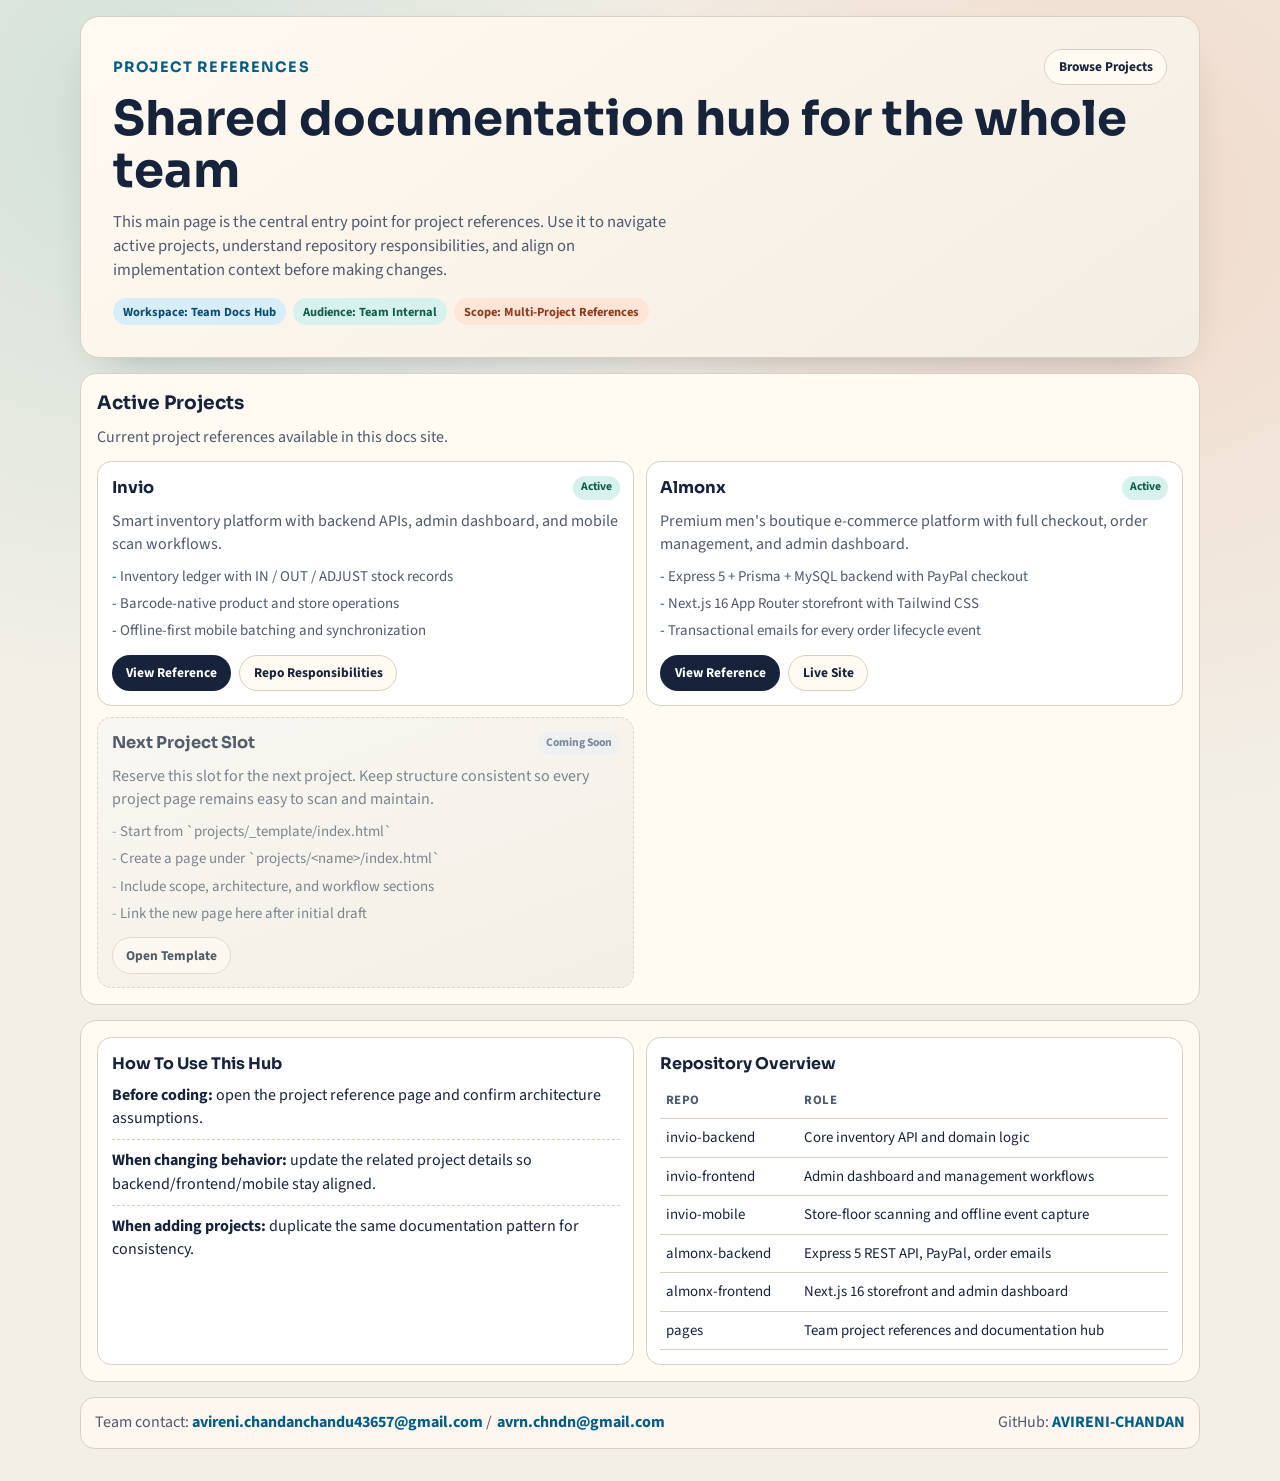
<file: index.html>
<!DOCTYPE html>
<html lang="en">

<head>
  <meta charset="UTF-8" />
  <meta name="viewport" content="width=device-width, initial-scale=1.0" />
  <title>Project References | Team Hub</title>
  <meta name="description"
    content="Shared project references hub for your team. Browse project details, repository responsibilities, and documentation notes." />
  <link rel="shortcut icon" href="logo.svg" type="image/svg+xml" />
  <link rel="stylesheet" href="styles.css" />
</head>

<body>
  <div class="shell">
    <header class="hero" data-reveal>
      <div class="topline">
        <span class="title">Project References</span>
        <a class="btn btn-sub" href="#active-projects">Browse Projects</a>
      </div>
      <h1>Shared documentation hub for the whole team</h1>
      <p>
        This main page is the central entry point for project references. Use it to
        navigate active projects, understand repository responsibilities, and align on
        implementation context before making changes.
      </p>
      <div class="chips">
        <span class="chip chip-blue">Workspace: Team Docs Hub</span>
        <span class="chip chip-green">Audience: Team Internal</span>
        <span class="chip chip-orange">Scope: Multi-Project References</span>
      </div>
    </header>

    <main>
      <section id="active-projects" class="section" data-reveal>
        <h2>Active Projects</h2>
        <p>Current project references available in this docs site.</p>
        <div class="projects">
          <article class="card">
            <div class="card-head">
              <h3>Invio</h3>
              <span class="badge badge-active">Active</span>
            </div>
            <p>
              Smart inventory platform with backend APIs, admin dashboard, and mobile
              scan workflows.
            </p>
            <ul class="detail-list">
              <li>Inventory ledger with IN / OUT / ADJUST stock records</li>
              <li>Barcode-native product and store operations</li>
              <li>Offline-first mobile batching and synchronization</li>
            </ul>
            <div class="actions">
              <a class="btn btn-main" href="/projects/invio/index.html">View Reference</a>
              <a class="btn btn-sub" href="/projects/invio/index.html#repo-map">
                Repo Responsibilities
              </a>
            </div>
          </article>

          <article class="card">
            <div class="card-head">
              <h3>Almonx</h3>
              <span class="badge badge-active">Active</span>
            </div>
            <p>
              Premium men's boutique e-commerce platform with full checkout,
              order management, and admin dashboard.
            </p>
            <ul class="detail-list">
              <li>Express 5 + Prisma + MySQL backend with PayPal checkout</li>
              <li>Next.js 16 App Router storefront with Tailwind CSS</li>
              <li>Transactional emails for every order lifecycle event</li>
            </ul>
            <div class="actions">
              <a class="btn btn-main" href="/projects/almonx/index.html">View Reference</a>
              <a class="btn btn-sub" href="https://almonx.in/" target="_blank" rel="noreferrer">Live Site</a>
            </div>
          </article>

          <article class="card card-upcoming">
            <div class="card-head">
              <h3>Next Project Slot</h3>
              <span class="badge badge-soon">Coming Soon</span>
            </div>
            <p>
              Reserve this slot for the next project. Keep structure consistent so every
              project page remains easy to scan and maintain.
            </p>
            <ul class="detail-list">
              <li>Start from `projects/_template/index.html`</li>
              <li>Create a page under `projects/&lt;name&gt;/index.html`</li>
              <li>Include scope, architecture, and workflow sections</li>
              <li>Link the new page here after initial draft</li>
            </ul>
            <div class="actions">
              <a class="btn btn-sub" href="/projects/_template/index.html">Open Template</a>
            </div>
          </article>
        </div>
      </section>

      <section class="section split" data-reveal>
        <article class="panel">
          <h3>How To Use This Hub</h3>
          <ul>
            <li>
              <span>Before coding:</span>
              open the project reference page and confirm architecture assumptions.
            </li>
            <li>
              <span>When changing behavior:</span>
              update the related project details so backend/frontend/mobile stay aligned.
            </li>
            <li>
              <span>When adding projects:</span>
              duplicate the same documentation pattern for consistency.
            </li>
          </ul>
        </article>

        <article class="panel">
          <h3>Repository Overview</h3>
          <table class="repo-table">
            <thead>
              <tr>
                <th>Repo</th>
                <th>Role</th>
              </tr>
            </thead>
            <tbody>
              <tr>
                <td>invio-backend</td>
                <td>Core inventory API and domain logic</td>
              </tr>
              <tr>
                <td>invio-frontend</td>
                <td>Admin dashboard and management workflows</td>
              </tr>
              <tr>
                <td>invio-mobile</td>
                <td>Store-floor scanning and offline event capture</td>
              </tr>
              <tr>
                <td>almonx-backend</td>
                <td>Express 5 REST API, PayPal, order emails</td>
              </tr>
              <tr>
                <td>almonx-frontend</td>
                <td>Next.js 16 storefront and admin dashboard</td>
              </tr>
              <tr>
                <td>pages</td>
                <td>Team project references and documentation hub</td>
              </tr>
            </tbody>
          </table>
        </article>
      </section>
    </main>

    <footer class="footer" data-reveal>
      <span>
        Team contact:
        <div class="mail-contacts">
          <div class="mail">
            <a href="mailto:avireni.chandanchandu43657@gmail.com">
              avireni.chandanchandu43657@gmail.com
            </a>
          </div>
          <div class="mail">
            <a href="mailto:avrn.chndn@gmail.com">
              avrn.chndn@gmail.com
            </a>
          </div>
        </div>
      </span>
      <span>
        GitHub:
        <a href="https://github.com/AVIRENI-CHANDAN" target="_blank" rel="noreferrer">
          AVIRENI-CHANDAN
        </a>
      </span>
    </footer>
  </div>

  <script>
    const observer = new IntersectionObserver(
      (entries) => {
        entries.forEach((entry) => {
          if (entry.isIntersecting) {
            entry.target.classList.add("show");
            observer.unobserve(entry.target);
          }
        });
      },
      { threshold: 0.2 }
    );

    document.querySelectorAll("[data-reveal]").forEach((el, index) => {
      el.style.transitionDelay = `${index * 60}ms`;
      observer.observe(el);
    });
  </script>
</body>

</html>
</file>
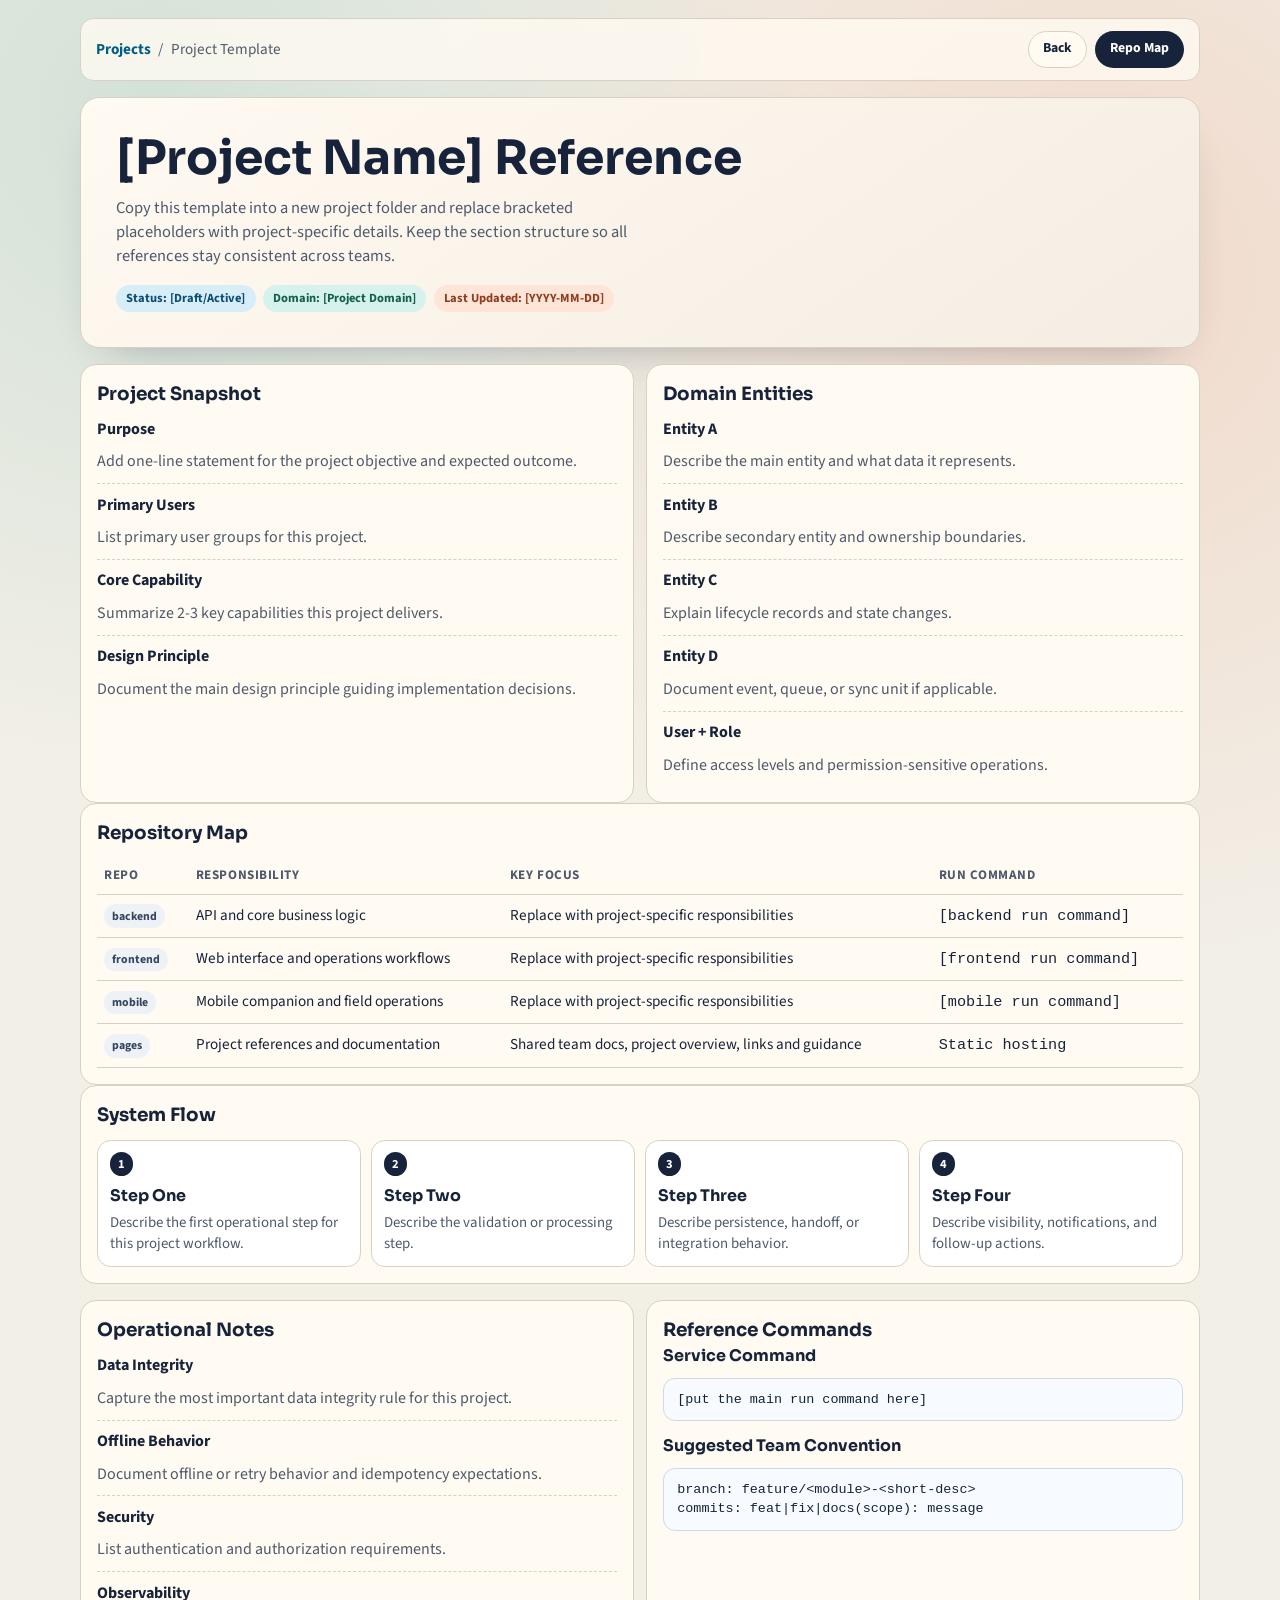
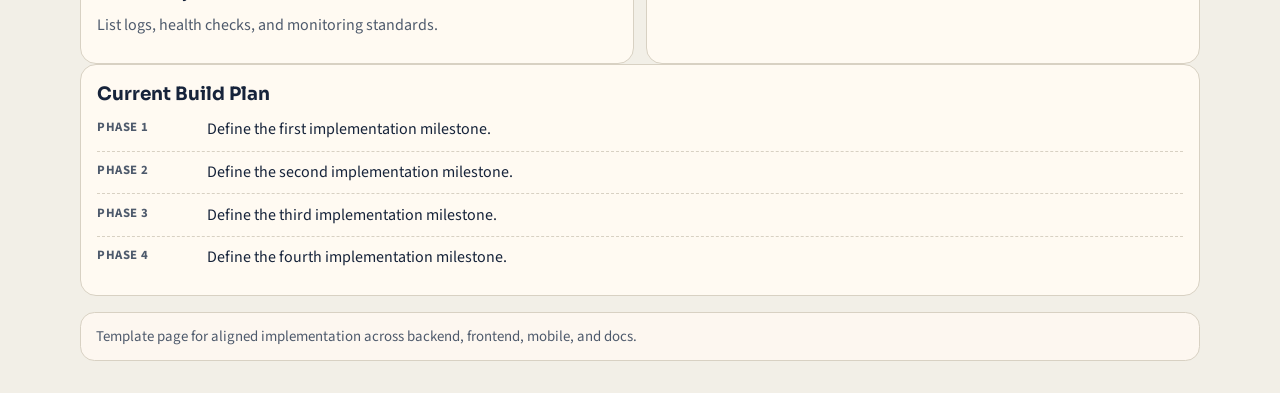
<file: projects/_template/index.html>
<!DOCTYPE html>
<html lang="en">
  <head>
    <meta charset="UTF-8" />
    <meta name="viewport" content="width=device-width, initial-scale=1.0" />
    <title>Project Reference Template | Team Details</title>
    <meta
      name="description"
      content="Template for team project reference pages: scope, architecture, repositories, workflows, and implementation notes."
    />
    <link rel="shortcut icon" href="../../logo.svg" type="image/svg+xml" />
    <style>
      @import url("https://fonts.googleapis.com/css2?family=Sora:wght@500;600;700&family=Source+Sans+3:wght@400;500;600;700&display=swap");

      :root {
        --bg: #f2efe7;
        --panel: #fffaf2;
        --ink: #16233a;
        --muted: #4e5a6c;
        --line: #d8d1c3;
        --blue: #005d86;
        --blue-soft: #d7edf8;
        --teal: #178c78;
        --teal-soft: #d7f2ec;
        --orange: #e9713f;
        --orange-soft: #ffe5d8;
        --shadow: 0 20px 44px -30px rgba(22, 35, 58, 0.45);
      }

      * {
        box-sizing: border-box;
      }

      html,
      body {
        margin: 0;
        padding: 0;
      }

      body {
        font-family: "Source Sans 3", sans-serif;
        color: var(--ink);
        background:
          radial-gradient(circle at 12% 6%, rgba(23, 140, 120, 0.14), transparent 30%),
          radial-gradient(circle at 86% 14%, rgba(233, 113, 63, 0.17), transparent 34%),
          var(--bg);
        line-height: 1.45;
      }

      .shell {
        width: min(1120px, 92vw);
        margin: 0 auto;
      }

      .topbar {
        display: flex;
        flex-wrap: wrap;
        align-items: center;
        justify-content: space-between;
        gap: 0.8rem;
        margin-top: 1.1rem;
        padding: 0.75rem 0.95rem;
        border-radius: 0.85rem;
        background: rgba(255, 250, 242, 0.8);
        border: 1px solid var(--line);
        backdrop-filter: blur(6px);
        position: sticky;
        top: 1rem;
        z-index: 20;
      }

      .crumbs {
        display: inline-flex;
        flex-wrap: wrap;
        align-items: center;
        gap: 0.45rem;
        color: var(--muted);
        font-size: 0.95rem;
      }

      .crumbs a {
        color: var(--blue);
        text-decoration: none;
        font-weight: 700;
      }

      .top-actions {
        display: inline-flex;
        gap: 0.5rem;
      }

      .btn {
        display: inline-flex;
        align-items: center;
        justify-content: center;
        border-radius: 999px;
        padding: 0.48rem 0.88rem;
        font-size: 0.86rem;
        font-weight: 700;
        text-decoration: none;
        border: 1px solid transparent;
      }

      .btn-main {
        background: var(--ink);
        color: #fff;
      }

      .btn-sub {
        background: #fffaf2;
        color: var(--ink);
        border-color: var(--line);
      }

      .hero {
        margin: 1rem 0 0;
        padding: clamp(1.2rem, 3.2vw, 2.2rem);
        border-radius: 1.2rem;
        border: 1px solid var(--line);
        background: linear-gradient(145deg, #fffaf2, #f9f2e8 58%, #f3ede4);
        box-shadow: var(--shadow);
      }

      .hero h1 {
        margin: 0;
        font-family: "Sora", sans-serif;
        font-size: clamp(1.65rem, 3.8vw, 2.95rem);
        line-height: 1.08;
      }

      .hero p {
        margin: 0.8rem 0 0;
        font-size: 1.03rem;
        color: var(--muted);
        max-width: 68ch;
      }

      .chips {
        margin-top: 1rem;
        display: flex;
        flex-wrap: wrap;
        gap: 0.45rem;
      }

      .chip {
        border-radius: 999px;
        padding: 0.28rem 0.64rem;
        font-size: 0.78rem;
        font-weight: 700;
      }

      .chip-blue {
        background: var(--blue-soft);
        color: #0a4e73;
      }

      .chip-green {
        background: var(--teal-soft);
        color: #125f50;
      }

      .chip-orange {
        background: var(--orange-soft);
        color: #8e3d1f;
      }

      .grid {
        margin: 1rem 0 0;
        display: grid;
        gap: 0.8rem;
      }

      .grid-two {
        grid-template-columns: 1fr 1fr;
      }

      .panel {
        border-radius: 1rem;
        border: 1px solid var(--line);
        background: var(--panel);
        padding: 1rem;
      }

      .panel h2 {
        margin: 0;
        font-family: "Sora", sans-serif;
        font-size: 1.15rem;
      }

      .panel h3 {
        margin: 0;
        font-family: "Sora", sans-serif;
        font-size: 1rem;
      }

      .panel p {
        margin: 0.58rem 0 0;
        color: var(--muted);
      }

      .list {
        margin: 0.65rem 0 0;
        padding: 0;
        list-style: none;
      }

      .list li {
        border-top: 1px dashed var(--line);
        padding: 0.6rem 0;
      }

      .list li:first-child {
        border-top: 0;
        padding-top: 0;
      }

      .list .k {
        color: var(--ink);
        font-weight: 700;
      }

      .map-table {
        width: 100%;
        border-collapse: collapse;
        margin-top: 0.6rem;
        font-size: 0.95rem;
      }

      .map-table th,
      .map-table td {
        text-align: left;
        vertical-align: top;
        border-bottom: 1px solid var(--line);
        padding: 0.56rem 0.45rem;
      }

      .map-table th {
        color: var(--muted);
        font-weight: 700;
        font-size: 0.82rem;
        text-transform: uppercase;
        letter-spacing: 0.04em;
      }

      .tag {
        display: inline-flex;
        border-radius: 999px;
        padding: 0.2rem 0.5rem;
        font-size: 0.74rem;
        font-weight: 700;
        background: #eef2f7;
        color: #33455f;
      }

      .flow {
        display: grid;
        grid-template-columns: repeat(4, minmax(0, 1fr));
        gap: 0.65rem;
        margin-top: 0.7rem;
      }

      .step {
        border-radius: 0.85rem;
        border: 1px solid var(--line);
        background: #fff;
        padding: 0.72rem;
      }

      .step strong {
        display: inline-flex;
        align-items: center;
        justify-content: center;
        width: 1.45rem;
        height: 1.45rem;
        border-radius: 999px;
        font-size: 0.78rem;
        color: #fff;
        background: var(--ink);
      }

      .step h3 {
        margin: 0.5rem 0 0.3rem;
      }

      .step p {
        margin: 0;
        font-size: 0.93rem;
      }

      .code {
        margin-top: 0.65rem;
        border-radius: 0.75rem;
        border: 1px solid #ced9e4;
        background: #f7fbff;
        padding: 0.7rem 0.8rem;
        font-family: ui-monospace, SFMono-Regular, Menlo, monospace;
        font-size: 0.84rem;
        overflow-x: auto;
      }

      .timeline {
        margin: 0.65rem 0 0;
        padding: 0;
        list-style: none;
      }

      .timeline li {
        display: grid;
        grid-template-columns: 100px 1fr;
        gap: 0.6rem;
        border-top: 1px dashed var(--line);
        padding: 0.58rem 0;
      }

      .timeline li:first-child {
        border-top: 0;
        padding-top: 0;
      }

      .timeline .phase {
        font-size: 0.8rem;
        font-weight: 700;
        color: var(--muted);
        text-transform: uppercase;
        letter-spacing: 0.04em;
      }

      .footer {
        margin: 1rem 0 2rem;
        border-radius: 0.9rem;
        border: 1px solid var(--line);
        background: rgba(255, 250, 242, 0.84);
        padding: 0.8rem 0.95rem;
        color: var(--muted);
        font-size: 0.93rem;
      }

      [data-reveal] {
        opacity: 0;
        transform: translateY(14px);
        transition: opacity 0.45s ease, transform 0.45s ease;
      }

      [data-reveal].show {
        opacity: 1;
        transform: none;
      }

      @media (max-width: 980px) {
        .grid-two {
          grid-template-columns: 1fr;
        }

        .flow {
          grid-template-columns: repeat(2, minmax(0, 1fr));
        }
      }

      @media (max-width: 700px) {
        .top-actions {
          width: 100%;
        }

        .top-actions .btn {
          flex: 1 1 auto;
          text-align: center;
        }

        .timeline li {
          grid-template-columns: 1fr;
          gap: 0.25rem;
        }

        .flow {
          grid-template-columns: 1fr;
        }
      }
    </style>
  </head>
  <body>
    <div class="shell">
      <header class="topbar">
        <nav class="crumbs" aria-label="Breadcrumb">
          <a href="../../index.html">Projects</a>
          <span>/</span>
          <span>Project Template</span>
        </nav>
        <div class="top-actions">
          <a class="btn btn-sub" href="../../index.html">Back</a>
          <a class="btn btn-main" href="#repo-map">Repo Map</a>
        </div>
      </header>

      <main>
        <section class="hero" data-reveal>
          <h1>[Project Name] Reference</h1>
          <p>
            Copy this template into a new project folder and replace bracketed placeholders
            with project-specific details. Keep the section structure so all references stay
            consistent across teams.
          </p>
          <div class="chips">
            <span class="chip chip-blue">Status: [Draft/Active]</span>
            <span class="chip chip-green">Domain: [Project Domain]</span>
            <span class="chip chip-orange">Last Updated: [YYYY-MM-DD]</span>
          </div>
        </section>

        <section class="grid grid-two" data-reveal>
          <article class="panel">
            <h2>Project Snapshot</h2>
            <ul class="list">
              <li>
                <div class="k">Purpose</div>
                <p>
                  Add one-line statement for the project objective and expected outcome.
                </p>
              </li>
              <li>
                <div class="k">Primary Users</div>
                <p>List primary user groups for this project.</p>
              </li>
              <li>
                <div class="k">Core Capability</div>
                <p>
                  Summarize 2-3 key capabilities this project delivers.
                </p>
              </li>
              <li>
                <div class="k">Design Principle</div>
                <p>Document the main design principle guiding implementation decisions.</p>
              </li>
            </ul>
          </article>

          <article class="panel">
            <h2>Domain Entities</h2>
            <ul class="list">
              <li>
                <div class="k">Entity A</div>
                <p>Describe the main entity and what data it represents.</p>
              </li>
              <li>
                <div class="k">Entity B</div>
                <p>Describe secondary entity and ownership boundaries.</p>
              </li>
              <li>
                <div class="k">Entity C</div>
                <p>Explain lifecycle records and state changes.</p>
              </li>
              <li>
                <div class="k">Entity D</div>
                <p>Document event, queue, or sync unit if applicable.</p>
              </li>
              <li>
                <div class="k">User + Role</div>
                <p>Define access levels and permission-sensitive operations.</p>
              </li>
            </ul>
          </article>
        </section>

        <section id="repo-map" class="panel" data-reveal>
          <h2>Repository Map</h2>
          <table class="map-table">
            <thead>
              <tr>
                <th>Repo</th>
                <th>Responsibility</th>
                <th>Key Focus</th>
                <th>Run Command</th>
              </tr>
            </thead>
            <tbody>
              <tr>
                <td><span class="tag">backend</span></td>
                <td>API and core business logic</td>
                <td>Replace with project-specific responsibilities</td>
                <td><code>[backend run command]</code></td>
              </tr>
              <tr>
                <td><span class="tag">frontend</span></td>
                <td>Web interface and operations workflows</td>
                <td>Replace with project-specific responsibilities</td>
                <td><code>[frontend run command]</code></td>
              </tr>
              <tr>
                <td><span class="tag">mobile</span></td>
                <td>Mobile companion and field operations</td>
                <td>Replace with project-specific responsibilities</td>
                <td><code>[mobile run command]</code></td>
              </tr>
              <tr>
                <td><span class="tag">pages</span></td>
                <td>Project references and documentation</td>
                <td>Shared team docs, project overview, links and guidance</td>
                <td><code>Static hosting</code></td>
              </tr>
            </tbody>
          </table>
        </section>

        <section class="panel" data-reveal>
          <h2>System Flow</h2>
          <div class="flow">
            <article class="step">
              <strong>1</strong>
              <h3>Step One</h3>
              <p>Describe the first operational step for this project workflow.</p>
            </article>
            <article class="step">
              <strong>2</strong>
              <h3>Step Two</h3>
              <p>Describe the validation or processing step.</p>
            </article>
            <article class="step">
              <strong>3</strong>
              <h3>Step Three</h3>
              <p>Describe persistence, handoff, or integration behavior.</p>
            </article>
            <article class="step">
              <strong>4</strong>
              <h3>Step Four</h3>
              <p>Describe visibility, notifications, and follow-up actions.</p>
            </article>
          </div>
        </section>

        <section class="grid grid-two" data-reveal>
          <article class="panel">
            <h2>Operational Notes</h2>
            <ul class="list">
              <li>
                <div class="k">Data Integrity</div>
                <p>Capture the most important data integrity rule for this project.</p>
              </li>
              <li>
                <div class="k">Offline Behavior</div>
                <p>
                  Document offline or retry behavior and idempotency expectations.
                </p>
              </li>
              <li>
                <div class="k">Security</div>
                <p>List authentication and authorization requirements.</p>
              </li>
              <li>
                <div class="k">Observability</div>
                <p>List logs, health checks, and monitoring standards.</p>
              </li>
            </ul>
          </article>

          <article class="panel">
            <h2>Reference Commands</h2>
            <h3>Service Command</h3>
            <div class="code">[put the main run command here]</div>
            <h3 style="margin-top: 0.8rem">Suggested Team Convention</h3>
            <div class="code">
              branch: feature/&lt;module&gt;-&lt;short-desc&gt;
              <br />
              commits: feat|fix|docs(scope): message
            </div>
          </article>
        </section>

        <section class="panel" data-reveal>
          <h2>Current Build Plan</h2>
          <ul class="timeline">
            <li>
              <span class="phase">Phase 1</span>
              <div>Define the first implementation milestone.</div>
            </li>
            <li>
              <span class="phase">Phase 2</span>
              <div>Define the second implementation milestone.</div>
            </li>
            <li>
              <span class="phase">Phase 3</span>
              <div>Define the third implementation milestone.</div>
            </li>
            <li>
              <span class="phase">Phase 4</span>
              <div>Define the fourth implementation milestone.</div>
            </li>
          </ul>
        </section>
      </main>

      <footer class="footer">
        Template page for aligned implementation across backend, frontend, mobile, and
        docs.
      </footer>
    </div>

    <script>
      const revealObserver = new IntersectionObserver(
        (entries) => {
          entries.forEach((entry) => {
            if (entry.isIntersecting) {
              entry.target.classList.add("show");
              revealObserver.unobserve(entry.target);
            }
          });
        },
        { threshold: 0.2 }
      );

      document.querySelectorAll("[data-reveal]").forEach((el, i) => {
        el.style.transitionDelay = `${i * 60}ms`;
        revealObserver.observe(el);
      });
    </script>
  </body>
</html>
</file>
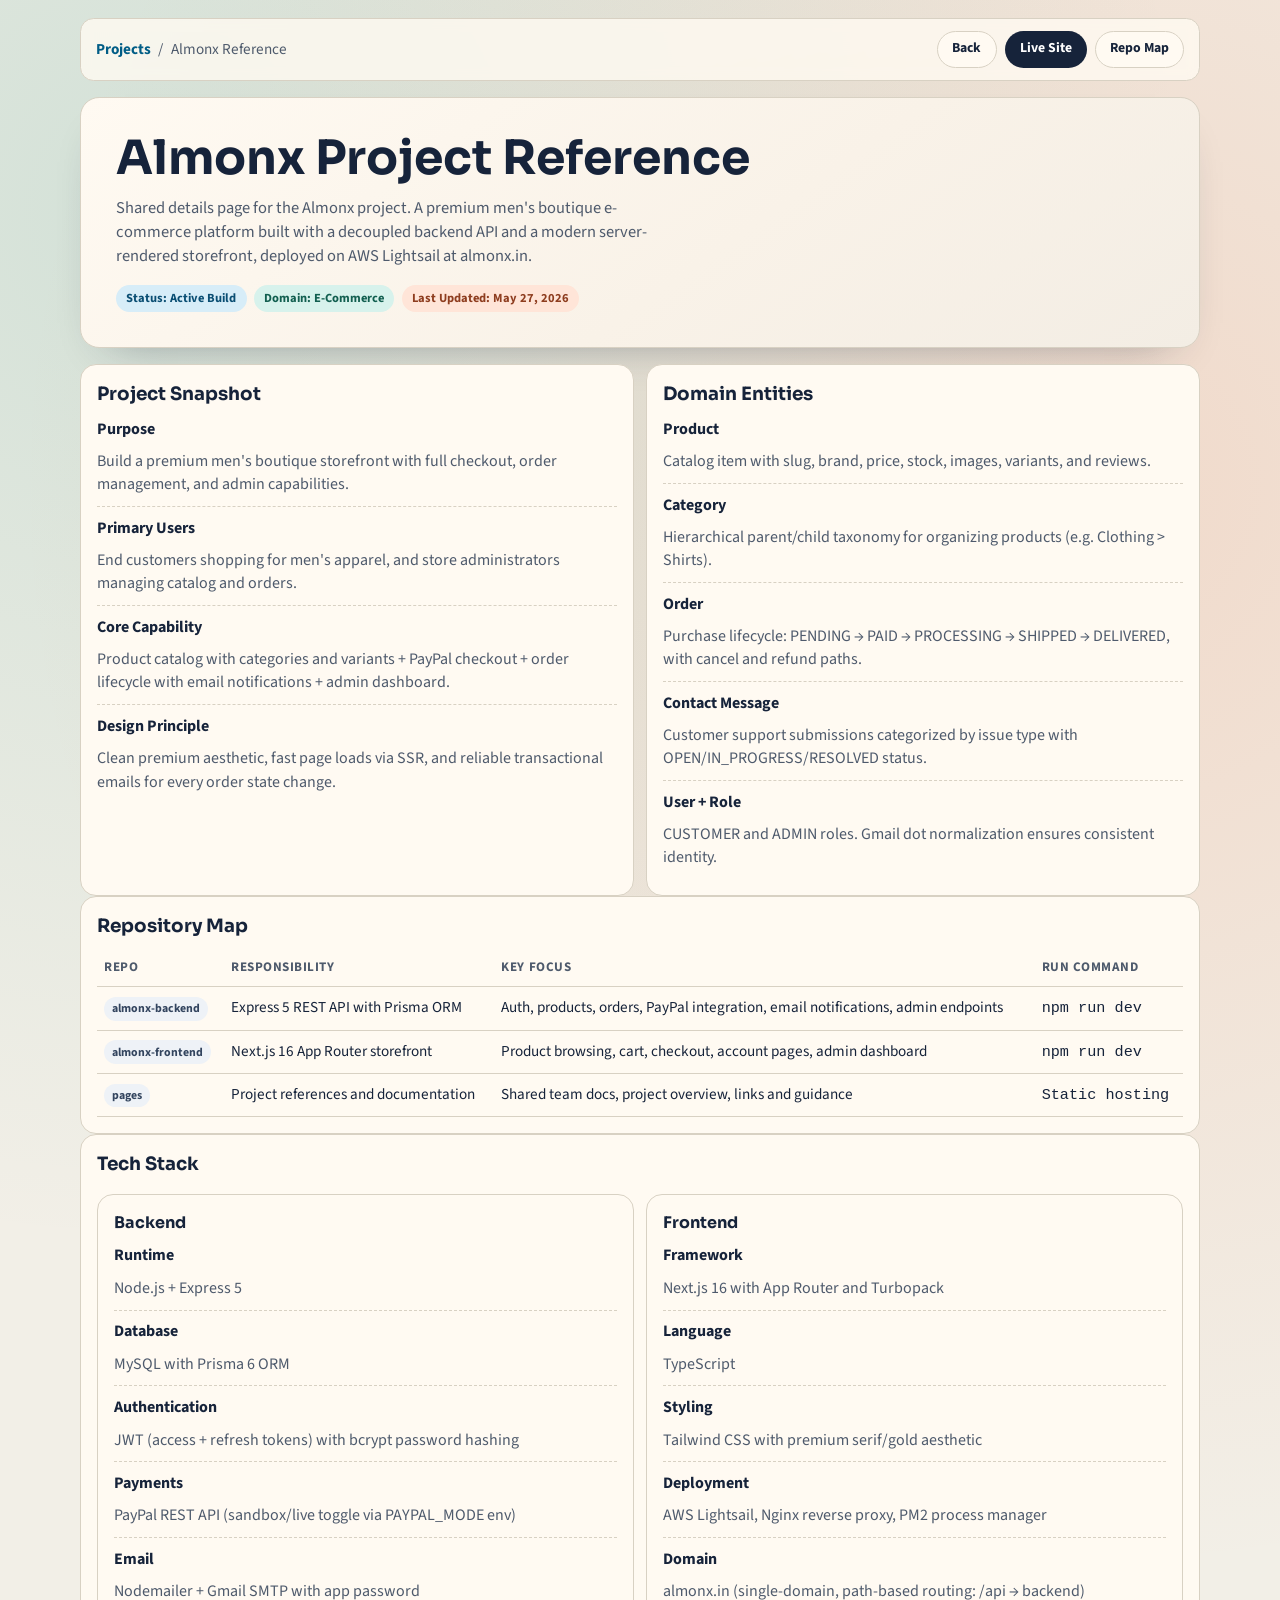
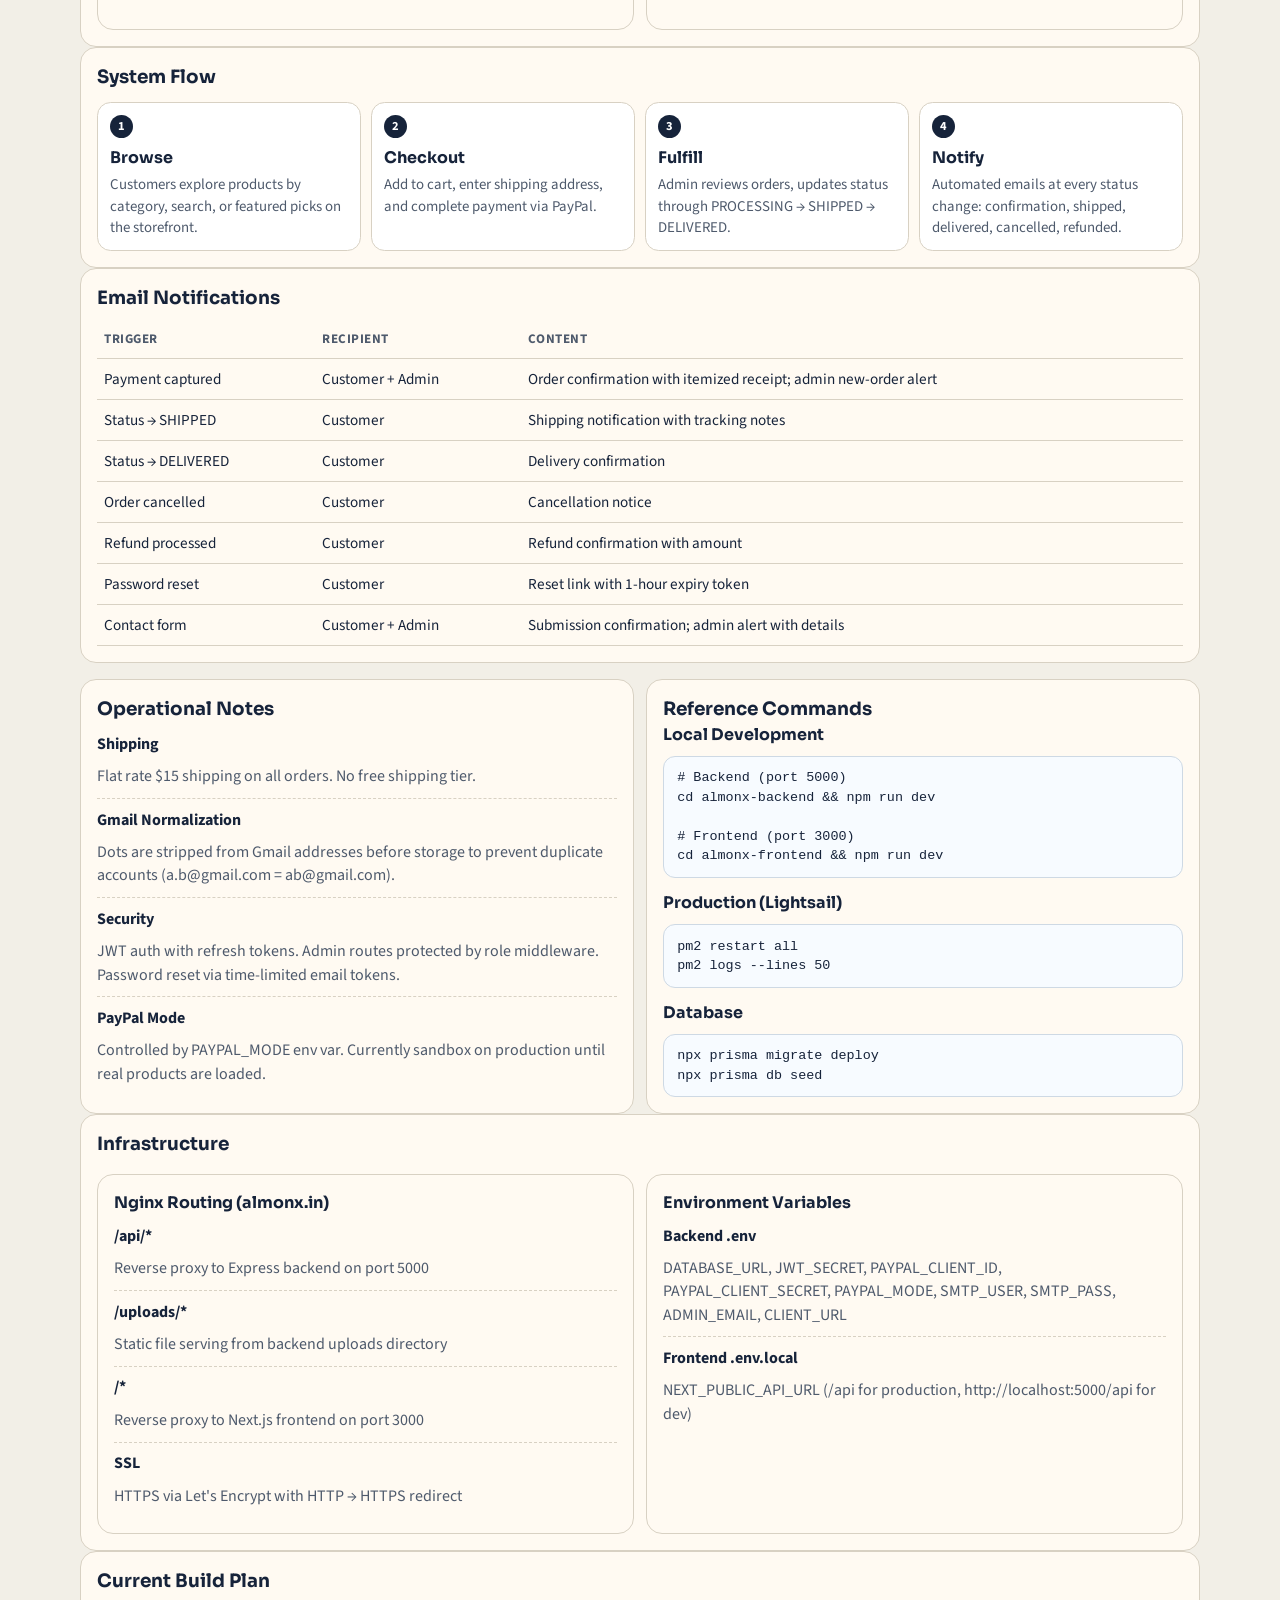
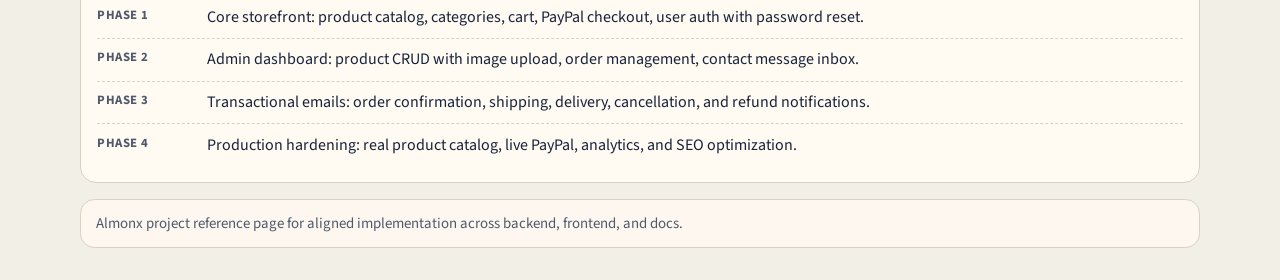
<file: projects/almonx/index.html>
<!DOCTYPE html>
<html lang="en">

<head>
  <meta charset="UTF-8" />
  <meta name="viewport" content="width=device-width, initial-scale=1.0" />
  <title>Almonx Project Reference | Team Details</title>
  <meta name="description"
    content="Team reference page for the Almonx project: scope, architecture, repositories, workflows, and implementation notes." />
  <link rel="shortcut icon" href="../../logo.svg" type="image/svg+xml" />
  <link rel="stylesheet" href="styles.css" />
</head>

<body>
  <div class="shell">
    <header class="topbar">
      <nav class="crumbs" aria-label="Breadcrumb">
        <a href="../../index.html">Projects</a>
        <span>/</span>
        <span>Almonx Reference</span>
      </nav>
      <div class="top-actions">
        <a class="btn btn-sub" href="../../index.html">Back</a>
        <a class="btn btn-main" href="https://almonx.in/" target="_blank" rel="noreferrer">Live Site</a>
        <a class="btn btn-sub" href="#repo-map">Repo Map</a>
      </div>
    </header>

    <main>
      <section class="hero" data-reveal>
        <h1>Almonx Project Reference</h1>
        <p>
          Shared details page for the Almonx project. A premium men's boutique
          e-commerce platform built with a decoupled backend API and a modern
          server-rendered storefront, deployed on AWS Lightsail at almonx.in.
        </p>
        <div class="chips">
          <span class="chip chip-blue">Status: Active Build</span>
          <span class="chip chip-green">Domain: E-Commerce</span>
          <span class="chip chip-orange">Last Updated: May 27, 2026</span>
        </div>
      </section>

      <section class="grid grid-two" data-reveal>
        <article class="panel">
          <h2>Project Snapshot</h2>
          <ul class="list">
            <li>
              <div class="k">Purpose</div>
              <p>
                Build a premium men's boutique storefront with full checkout,
                order management, and admin capabilities.
              </p>
            </li>
            <li>
              <div class="k">Primary Users</div>
              <p>End customers shopping for men's apparel, and store administrators managing catalog and orders.</p>
            </li>
            <li>
              <div class="k">Core Capability</div>
              <p>
                Product catalog with categories and variants + PayPal checkout +
                order lifecycle with email notifications + admin dashboard.
              </p>
            </li>
            <li>
              <div class="k">Design Principle</div>
              <p>Clean premium aesthetic, fast page loads via SSR, and reliable
                transactional emails for every order state change.</p>
            </li>
          </ul>
        </article>

        <article class="panel">
          <h2>Domain Entities</h2>
          <ul class="list">
            <li>
              <div class="k">Product</div>
              <p>Catalog item with slug, brand, price, stock, images, variants, and reviews.</p>
            </li>
            <li>
              <div class="k">Category</div>
              <p>Hierarchical parent/child taxonomy for organizing products (e.g. Clothing &gt; Shirts).</p>
            </li>
            <li>
              <div class="k">Order</div>
              <p>Purchase lifecycle: PENDING &rarr; PAID &rarr; PROCESSING &rarr; SHIPPED &rarr; DELIVERED,
                with cancel and refund paths.</p>
            </li>
            <li>
              <div class="k">Contact Message</div>
              <p>Customer support submissions categorized by issue type with OPEN/IN_PROGRESS/RESOLVED status.</p>
            </li>
            <li>
              <div class="k">User + Role</div>
              <p>CUSTOMER and ADMIN roles. Gmail dot normalization ensures consistent identity.</p>
            </li>
          </ul>
        </article>
      </section>

      <section id="repo-map" class="panel" data-reveal>
        <h2>Repository Map</h2>
        <table class="map-table">
          <thead>
            <tr>
              <th>Repo</th>
              <th>Responsibility</th>
              <th>Key Focus</th>
              <th>Run Command</th>
            </tr>
          </thead>
          <tbody>
            <tr>
              <td><span class="tag">almonx-backend</span></td>
              <td>Express 5 REST API with Prisma ORM</td>
              <td>Auth, products, orders, PayPal integration, email notifications, admin endpoints</td>
              <td><code>npm run dev</code></td>
            </tr>
            <tr>
              <td><span class="tag">almonx-frontend</span></td>
              <td>Next.js 16 App Router storefront</td>
              <td>Product browsing, cart, checkout, account pages, admin dashboard</td>
              <td><code>npm run dev</code></td>
            </tr>
            <tr>
              <td><span class="tag">pages</span></td>
              <td>Project references and documentation</td>
              <td>Shared team docs, project overview, links and guidance</td>
              <td><code>Static hosting</code></td>
            </tr>
          </tbody>
        </table>
      </section>

      <section class="panel" data-reveal>
        <h2>Tech Stack</h2>
        <div class="grid grid-two">
          <article class="panel">
            <h3>Backend</h3>
            <ul class="list">
              <li>
                <div class="k">Runtime</div>
                <p>Node.js + Express 5</p>
              </li>
              <li>
                <div class="k">Database</div>
                <p>MySQL with Prisma 6 ORM</p>
              </li>
              <li>
                <div class="k">Authentication</div>
                <p>JWT (access + refresh tokens) with bcrypt password hashing</p>
              </li>
              <li>
                <div class="k">Payments</div>
                <p>PayPal REST API (sandbox/live toggle via PAYPAL_MODE env)</p>
              </li>
              <li>
                <div class="k">Email</div>
                <p>Nodemailer + Gmail SMTP with app password</p>
              </li>
            </ul>
          </article>
          <article class="panel">
            <h3>Frontend</h3>
            <ul class="list">
              <li>
                <div class="k">Framework</div>
                <p>Next.js 16 with App Router and Turbopack</p>
              </li>
              <li>
                <div class="k">Language</div>
                <p>TypeScript</p>
              </li>
              <li>
                <div class="k">Styling</div>
                <p>Tailwind CSS with premium serif/gold aesthetic</p>
              </li>
              <li>
                <div class="k">Deployment</div>
                <p>AWS Lightsail, Nginx reverse proxy, PM2 process manager</p>
              </li>
              <li>
                <div class="k">Domain</div>
                <p>almonx.in (single-domain, path-based routing: /api &rarr; backend)</p>
              </li>
            </ul>
          </article>
        </div>
      </section>

      <section class="panel" data-reveal>
        <h2>System Flow</h2>
        <div class="flow">
          <article class="step">
            <strong>1</strong>
            <h3>Browse</h3>
            <p>Customers explore products by category, search, or featured picks on the storefront.</p>
          </article>
          <article class="step">
            <strong>2</strong>
            <h3>Checkout</h3>
            <p>Add to cart, enter shipping address, and complete payment via PayPal.</p>
          </article>
          <article class="step">
            <strong>3</strong>
            <h3>Fulfill</h3>
            <p>Admin reviews orders, updates status through PROCESSING &rarr; SHIPPED &rarr; DELIVERED.</p>
          </article>
          <article class="step">
            <strong>4</strong>
            <h3>Notify</h3>
            <p>Automated emails at every status change: confirmation, shipped, delivered, cancelled, refunded.</p>
          </article>
        </div>
      </section>

      <section class="panel" data-reveal>
        <h2>Email Notifications</h2>
        <table class="map-table">
          <thead>
            <tr>
              <th>Trigger</th>
              <th>Recipient</th>
              <th>Content</th>
            </tr>
          </thead>
          <tbody>
            <tr>
              <td>Payment captured</td>
              <td>Customer + Admin</td>
              <td>Order confirmation with itemized receipt; admin new-order alert</td>
            </tr>
            <tr>
              <td>Status &rarr; SHIPPED</td>
              <td>Customer</td>
              <td>Shipping notification with tracking notes</td>
            </tr>
            <tr>
              <td>Status &rarr; DELIVERED</td>
              <td>Customer</td>
              <td>Delivery confirmation</td>
            </tr>
            <tr>
              <td>Order cancelled</td>
              <td>Customer</td>
              <td>Cancellation notice</td>
            </tr>
            <tr>
              <td>Refund processed</td>
              <td>Customer</td>
              <td>Refund confirmation with amount</td>
            </tr>
            <tr>
              <td>Password reset</td>
              <td>Customer</td>
              <td>Reset link with 1-hour expiry token</td>
            </tr>
            <tr>
              <td>Contact form</td>
              <td>Customer + Admin</td>
              <td>Submission confirmation; admin alert with details</td>
            </tr>
          </tbody>
        </table>
      </section>

      <section class="grid grid-two" data-reveal>
        <article class="panel">
          <h2>Operational Notes</h2>
          <ul class="list">
            <li>
              <div class="k">Shipping</div>
              <p>Flat rate $15 shipping on all orders. No free shipping tier.</p>
            </li>
            <li>
              <div class="k">Gmail Normalization</div>
              <p>
                Dots are stripped from Gmail addresses before storage to prevent
                duplicate accounts (a.b@gmail.com = ab@gmail.com).
              </p>
            </li>
            <li>
              <div class="k">Security</div>
              <p>JWT auth with refresh tokens. Admin routes protected by role middleware.
                Password reset via time-limited email tokens.</p>
            </li>
            <li>
              <div class="k">PayPal Mode</div>
              <p>Controlled by PAYPAL_MODE env var. Currently sandbox on production
                until real products are loaded.</p>
            </li>
          </ul>
        </article>

        <article class="panel">
          <h2>Reference Commands</h2>
          <h3>Local Development</h3>
          <div class="code">
            # Backend (port 5000)<br />
            cd almonx-backend &amp;&amp; npm run dev<br /><br />
            # Frontend (port 3000)<br />
            cd almonx-frontend &amp;&amp; npm run dev
          </div>
          <h3 style="margin-top: 0.8rem">Production (Lightsail)</h3>
          <div class="code">
            pm2 restart all<br />
            pm2 logs --lines 50
          </div>
          <h3 style="margin-top: 0.8rem">Database</h3>
          <div class="code">
            npx prisma migrate deploy<br />
            npx prisma db seed
          </div>
        </article>
      </section>

      <section class="panel" data-reveal>
        <h2>Infrastructure</h2>
        <div class="grid grid-two">
          <article class="panel">
            <h3>Nginx Routing (almonx.in)</h3>
            <ul class="list">
              <li>
                <div class="k">/api/*</div>
                <p>Reverse proxy to Express backend on port 5000</p>
              </li>
              <li>
                <div class="k">/uploads/*</div>
                <p>Static file serving from backend uploads directory</p>
              </li>
              <li>
                <div class="k">/*</div>
                <p>Reverse proxy to Next.js frontend on port 3000</p>
              </li>
              <li>
                <div class="k">SSL</div>
                <p>HTTPS via Let's Encrypt with HTTP &rarr; HTTPS redirect</p>
              </li>
            </ul>
          </article>
          <article class="panel">
            <h3>Environment Variables</h3>
            <ul class="list">
              <li>
                <div class="k">Backend .env</div>
                <p>DATABASE_URL, JWT_SECRET, PAYPAL_CLIENT_ID, PAYPAL_CLIENT_SECRET,
                  PAYPAL_MODE, SMTP_USER, SMTP_PASS, ADMIN_EMAIL, CLIENT_URL</p>
              </li>
              <li>
                <div class="k">Frontend .env.local</div>
                <p>NEXT_PUBLIC_API_URL (/api for production, http://localhost:5000/api for dev)</p>
              </li>
            </ul>
          </article>
        </div>
      </section>

      <section class="panel" data-reveal>
        <h2>Current Build Plan</h2>
        <ul class="timeline">
          <li>
            <span class="phase">Phase 1</span>
            <div>Core storefront: product catalog, categories, cart, PayPal checkout, user auth with password reset.</div>
          </li>
          <li>
            <span class="phase">Phase 2</span>
            <div>Admin dashboard: product CRUD with image upload, order management, contact message inbox.</div>
          </li>
          <li>
            <span class="phase">Phase 3</span>
            <div>Transactional emails: order confirmation, shipping, delivery, cancellation, and refund notifications.</div>
          </li>
          <li>
            <span class="phase">Phase 4</span>
            <div>Production hardening: real product catalog, live PayPal, analytics, and SEO optimization.</div>
          </li>
        </ul>
      </section>
    </main>

    <footer class="footer">
      Almonx project reference page for aligned implementation across backend,
      frontend, and docs.
    </footer>
  </div>

  <script>
    const revealObserver = new IntersectionObserver(
      (entries) => {
        entries.forEach((entry) => {
          if (entry.isIntersecting) {
            entry.target.classList.add("show");
            revealObserver.unobserve(entry.target);
          }
        });
      },
      { threshold: 0.2 }
    );

    document.querySelectorAll("[data-reveal]").forEach((el, i) => {
      el.style.transitionDelay = `${i * 60}ms`;
      revealObserver.observe(el);
    });
  </script>
</body>

</html>
</file>
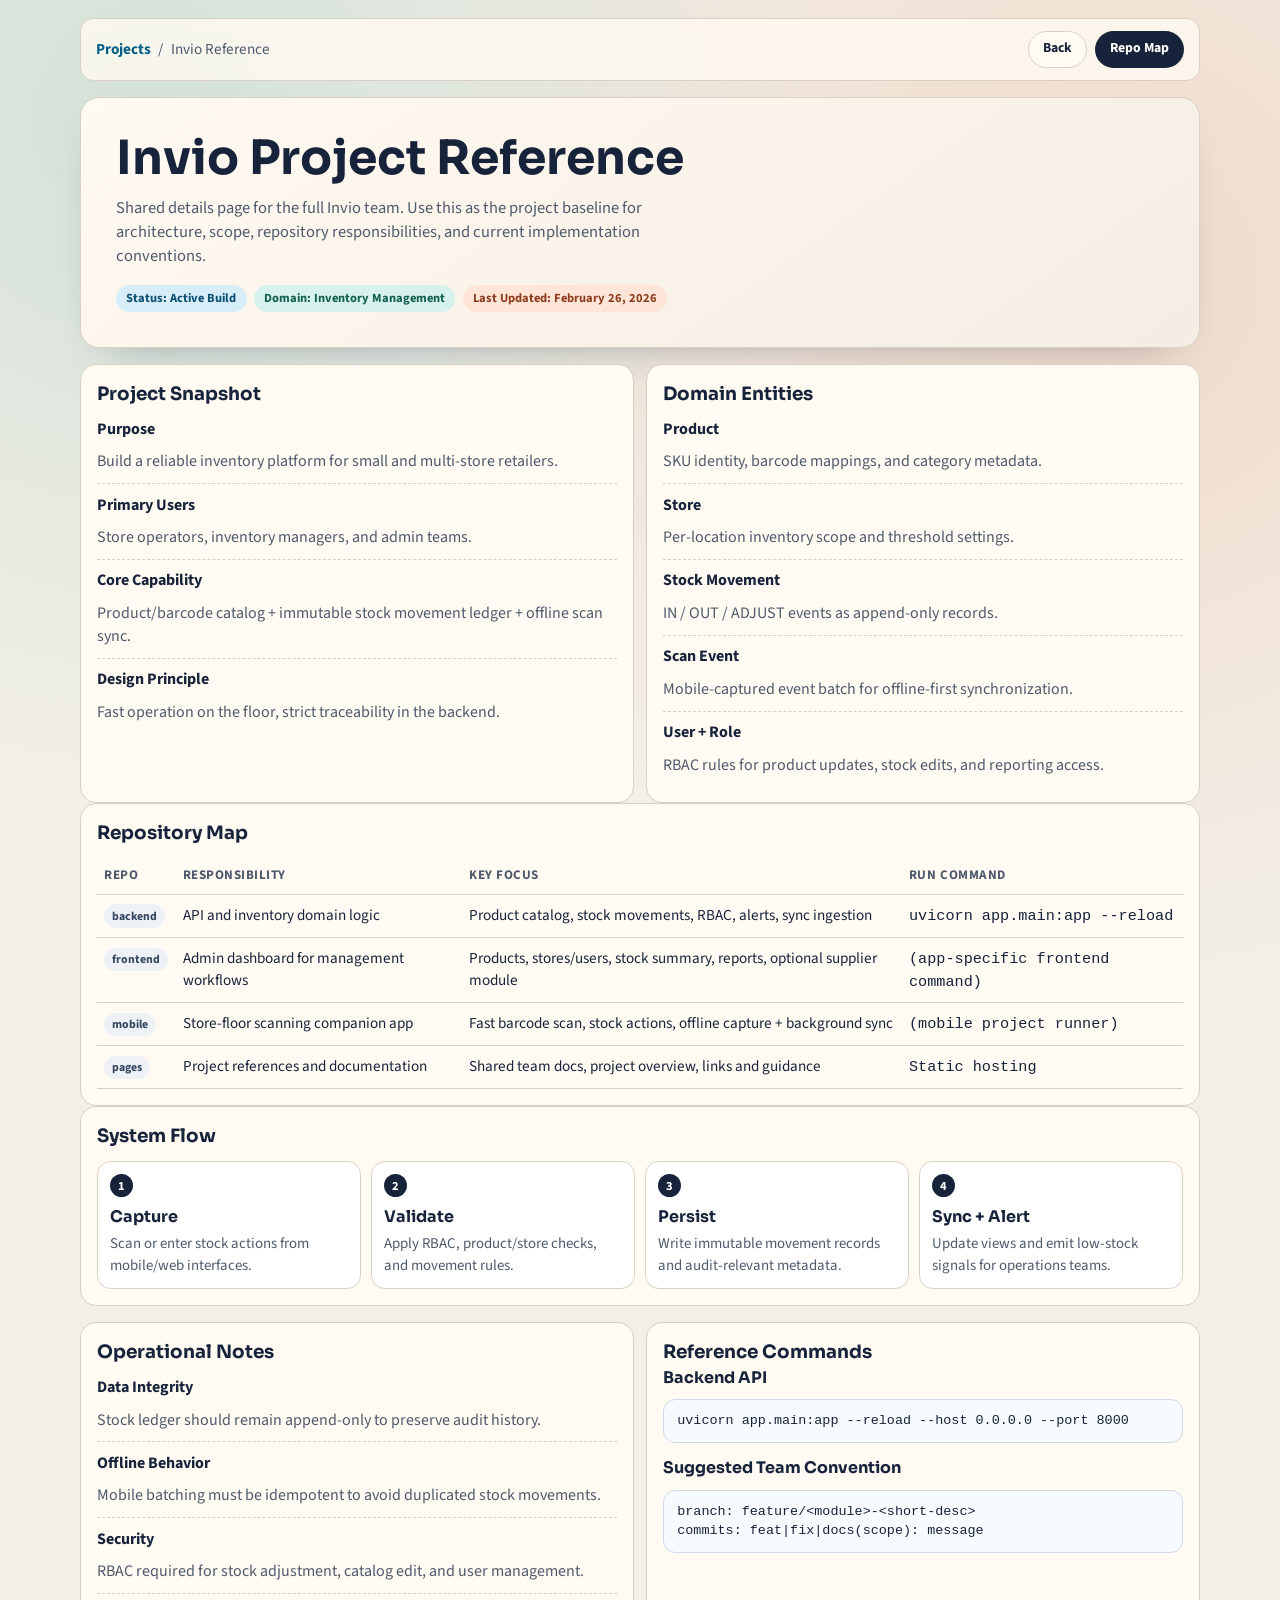
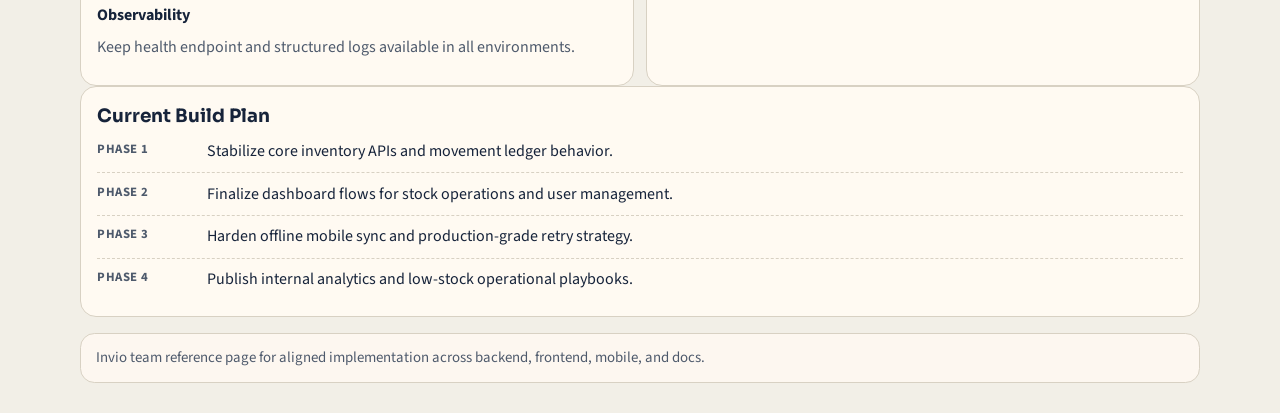
<file: projects/invio/index.html>
<!DOCTYPE html>
<html lang="en">

<head>
  <meta charset="UTF-8" />
  <meta name="viewport" content="width=device-width, initial-scale=1.0" />
  <title>Invio Project Reference | Team Details</title>
  <meta name="description"
    content="Team reference page for the Invio project: scope, architecture, repositories, workflows, and implementation notes." />
  <link rel="shortcut icon" href="../../logo.svg" type="image/svg+xml" />
  <link rel="stylesheet" href="styles.css" />
</head>

<body>
  <div class="shell">
    <header class="topbar">
      <nav class="crumbs" aria-label="Breadcrumb">
        <a href="../../index.html">Projects</a>
        <span>/</span>
        <span>Invio Reference</span>
      </nav>
      <div class="top-actions">
        <a class="btn btn-sub" href="../../index.html">Back</a>
        <a class="btn btn-main" href="#repo-map">Repo Map</a>
      </div>
    </header>

    <main>
      <section class="hero" data-reveal>
        <h1>Invio Project Reference</h1>
        <p>
          Shared details page for the full Invio team. Use this as the project baseline
          for architecture, scope, repository responsibilities, and current implementation
          conventions.
        </p>
        <div class="chips">
          <span class="chip chip-blue">Status: Active Build</span>
          <span class="chip chip-green">Domain: Inventory Management</span>
          <span class="chip chip-orange">Last Updated: February 26, 2026</span>
        </div>
      </section>

      <section class="grid grid-two" data-reveal>
        <article class="panel">
          <h2>Project Snapshot</h2>
          <ul class="list">
            <li>
              <div class="k">Purpose</div>
              <p>
                Build a reliable inventory platform for small and multi-store retailers.
              </p>
            </li>
            <li>
              <div class="k">Primary Users</div>
              <p>Store operators, inventory managers, and admin teams.</p>
            </li>
            <li>
              <div class="k">Core Capability</div>
              <p>
                Product/barcode catalog + immutable stock movement ledger + offline scan sync.
              </p>
            </li>
            <li>
              <div class="k">Design Principle</div>
              <p>Fast operation on the floor, strict traceability in the backend.</p>
            </li>
          </ul>
        </article>

        <article class="panel">
          <h2>Domain Entities</h2>
          <ul class="list">
            <li>
              <div class="k">Product</div>
              <p>SKU identity, barcode mappings, and category metadata.</p>
            </li>
            <li>
              <div class="k">Store</div>
              <p>Per-location inventory scope and threshold settings.</p>
            </li>
            <li>
              <div class="k">Stock Movement</div>
              <p>IN / OUT / ADJUST events as append-only records.</p>
            </li>
            <li>
              <div class="k">Scan Event</div>
              <p>Mobile-captured event batch for offline-first synchronization.</p>
            </li>
            <li>
              <div class="k">User + Role</div>
              <p>RBAC rules for product updates, stock edits, and reporting access.</p>
            </li>
          </ul>
        </article>
      </section>

      <section id="repo-map" class="panel" data-reveal>
        <h2>Repository Map</h2>
        <table class="map-table">
          <thead>
            <tr>
              <th>Repo</th>
              <th>Responsibility</th>
              <th>Key Focus</th>
              <th>Run Command</th>
            </tr>
          </thead>
          <tbody>
            <tr>
              <td><span class="tag">backend</span></td>
              <td>API and inventory domain logic</td>
              <td>Product catalog, stock movements, RBAC, alerts, sync ingestion</td>
              <td><code>uvicorn app.main:app --reload</code></td>
            </tr>
            <tr>
              <td><span class="tag">frontend</span></td>
              <td>Admin dashboard for management workflows</td>
              <td>Products, stores/users, stock summary, reports, optional supplier module</td>
              <td><code>(app-specific frontend command)</code></td>
            </tr>
            <tr>
              <td><span class="tag">mobile</span></td>
              <td>Store-floor scanning companion app</td>
              <td>Fast barcode scan, stock actions, offline capture + background sync</td>
              <td><code>(mobile project runner)</code></td>
            </tr>
            <tr>
              <td><span class="tag">pages</span></td>
              <td>Project references and documentation</td>
              <td>Shared team docs, project overview, links and guidance</td>
              <td><code>Static hosting</code></td>
            </tr>
          </tbody>
        </table>
      </section>

      <section class="panel" data-reveal>
        <h2>System Flow</h2>
        <div class="flow">
          <article class="step">
            <strong>1</strong>
            <h3>Capture</h3>
            <p>Scan or enter stock actions from mobile/web interfaces.</p>
          </article>
          <article class="step">
            <strong>2</strong>
            <h3>Validate</h3>
            <p>Apply RBAC, product/store checks, and movement rules.</p>
          </article>
          <article class="step">
            <strong>3</strong>
            <h3>Persist</h3>
            <p>Write immutable movement records and audit-relevant metadata.</p>
          </article>
          <article class="step">
            <strong>4</strong>
            <h3>Sync + Alert</h3>
            <p>Update views and emit low-stock signals for operations teams.</p>
          </article>
        </div>
      </section>

      <section class="grid grid-two" data-reveal>
        <article class="panel">
          <h2>Operational Notes</h2>
          <ul class="list">
            <li>
              <div class="k">Data Integrity</div>
              <p>Stock ledger should remain append-only to preserve audit history.</p>
            </li>
            <li>
              <div class="k">Offline Behavior</div>
              <p>
                Mobile batching must be idempotent to avoid duplicated stock movements.
              </p>
            </li>
            <li>
              <div class="k">Security</div>
              <p>RBAC required for stock adjustment, catalog edit, and user management.</p>
            </li>
            <li>
              <div class="k">Observability</div>
              <p>Keep health endpoint and structured logs available in all environments.</p>
            </li>
          </ul>
        </article>

        <article class="panel">
          <h2>Reference Commands</h2>
          <h3>Backend API</h3>
          <div class="code">uvicorn app.main:app --reload --host 0.0.0.0 --port 8000</div>
          <h3 style="margin-top: 0.8rem">Suggested Team Convention</h3>
          <div class="code">
            branch: feature/&lt;module&gt;-&lt;short-desc&gt;
            <br />
            commits: feat|fix|docs(scope): message
          </div>
        </article>
      </section>

      <section class="panel" data-reveal>
        <h2>Current Build Plan</h2>
        <ul class="timeline">
          <li>
            <span class="phase">Phase 1</span>
            <div>Stabilize core inventory APIs and movement ledger behavior.</div>
          </li>
          <li>
            <span class="phase">Phase 2</span>
            <div>Finalize dashboard flows for stock operations and user management.</div>
          </li>
          <li>
            <span class="phase">Phase 3</span>
            <div>Harden offline mobile sync and production-grade retry strategy.</div>
          </li>
          <li>
            <span class="phase">Phase 4</span>
            <div>Publish internal analytics and low-stock operational playbooks.</div>
          </li>
        </ul>
      </section>
    </main>

    <footer class="footer">
      Invio team reference page for aligned implementation across backend, frontend,
      mobile, and docs.
    </footer>
  </div>

  <script>
    const revealObserver = new IntersectionObserver(
      (entries) => {
        entries.forEach((entry) => {
          if (entry.isIntersecting) {
            entry.target.classList.add("show");
            revealObserver.unobserve(entry.target);
          }
        });
      },
      { threshold: 0.2 }
    );

    document.querySelectorAll("[data-reveal]").forEach((el, i) => {
      el.style.transitionDelay = `${i * 60}ms`;
      revealObserver.observe(el);
    });
  </script>
</body>

</html>
</file>
<file: styles.css>
@import url("https://fonts.googleapis.com/css2?family=Sora:wght@500;600;700&family=Source+Sans+3:wght@400;500;600;700&display=swap");

:root {
    --bg: #f2efe7;
    --panel: #fffaf2;
    --ink: #16233a;
    --muted: #4e5a6c;
    --line: #d8d1c3;
    --blue: #005d86;
    --blue-soft: #d7edf8;
    --teal: #178c78;
    --teal-soft: #d7f2ec;
    --orange: #e9713f;
    --orange-soft: #ffe5d8;
    --shadow: 0 20px 44px -30px rgba(22, 35, 58, 0.45);
}

* {
    box-sizing: border-box;
}

html,
body {
    margin: 0;
    padding: 0;
}

body {
    font-family: "Source Sans 3", sans-serif;
    color: var(--ink);
    background:
        radial-gradient(circle at 10% 8%, rgba(23, 140, 120, 0.14), transparent 32%),
        radial-gradient(circle at 88% 14%, rgba(233, 113, 63, 0.17), transparent 36%),
        var(--bg);
    line-height: 1.45;
}

.shell {
    width: min(1120px, 92vw);
    margin: 1rem auto 2rem;
}

.hero {
    border: 1px solid var(--line);
    border-radius: 1.2rem;
    background: linear-gradient(145deg, #fffaf2, #f9f2e8 58%, #f3ede4);
    box-shadow: var(--shadow);
    padding: clamp(1.1rem, 3.2vw, 2rem);
}

.topline {
    display: flex;
    flex-wrap: wrap;
    justify-content: space-between;
    align-items: center;
    gap: 0.7rem;
}

.title {
    font-family: "Sora", sans-serif;
    font-size: 0.9rem;
    font-weight: 700;
    text-transform: uppercase;
    letter-spacing: 0.08em;
    color: var(--blue);
}

.hero h1 {
    margin: 0.5rem 0 0;
    font-family: "Sora", sans-serif;
    font-size: clamp(1.75rem, 4vw, 3rem);
    line-height: 1.08;
}

.hero p {
    margin: 0.8rem 0 0;
    max-width: 70ch;
    color: var(--muted);
    font-size: 1.04rem;
}

.chips {
    margin-top: 1rem;
    display: flex;
    flex-wrap: wrap;
    gap: 0.45rem;
}

.chip {
    border-radius: 999px;
    padding: 0.28rem 0.62rem;
    font-size: 0.78rem;
    font-weight: 700;
}

.chip-blue {
    background: var(--blue-soft);
    color: #0a4e73;
}

.chip-green {
    background: var(--teal-soft);
    color: #125f50;
}

.chip-orange {
    background: var(--orange-soft);
    color: #8e3d1f;
}

.section {
    margin-top: 0.95rem;
    border: 1px solid var(--line);
    border-radius: 1rem;
    background: var(--panel);
    padding: 1rem;
}

.section h2 {
    margin: 0;
    font-family: "Sora", sans-serif;
    font-size: 1.16rem;
}

.section p {
    margin: 0.54rem 0 0;
    color: var(--muted);
}

.projects {
    margin-top: 0.78rem;
    display: grid;
    grid-template-columns: repeat(2, minmax(0, 1fr));
    gap: 0.7rem;
}

.card {
    border: 1px solid var(--line);
    border-radius: 0.9rem;
    background: #fff;
    padding: 0.85rem;
    display: grid;
    gap: 0.62rem;
}

.card-upcoming {
    background: linear-gradient(160deg, #f9f7f2, #f3efe6);
    border-style: dashed;
    border-color: #ddd6ca;
}

.card-upcoming h3,
.card-upcoming p,
.card-upcoming .detail-list,
.card-upcoming .badge,
.card-upcoming .btn {
    opacity: 0.72;
}

.card-upcoming .detail-list li::before {
    color: #73829a;
}

.card-head {
    display: flex;
    justify-content: space-between;
    align-items: center;
    gap: 0.5rem;
}

.card h3 {
    margin: 0;
    font-family: "Sora", sans-serif;
    font-size: 1.02rem;
}

.badge {
    font-size: 0.73rem;
    font-weight: 700;
    border-radius: 999px;
    padding: 0.2rem 0.48rem;
}

.badge-active {
    background: var(--teal-soft);
    color: #0f5b4d;
}

.badge-soon {
    background: #eceff4;
    color: #4b5f7a;
}

.card p {
    margin: 0;
}

.detail-list {
    margin: 0;
    padding: 0;
    list-style: none;
    font-size: 0.93rem;
    color: var(--muted);
    display: grid;
    gap: 0.35rem;
}

.detail-list li::before {
    content: "- ";
    color: var(--blue);
}

.actions {
    margin-top: 0.2rem;
    display: flex;
    flex-wrap: wrap;
    gap: 0.5rem;
}

.btn {
    display: inline-flex;
    align-items: center;
    justify-content: center;
    border-radius: 999px;
    padding: 0.46rem 0.84rem;
    font-size: 0.84rem;
    font-weight: 700;
    text-decoration: none;
    border: 1px solid transparent;
}

.btn-main {
    background: var(--ink);
    color: #fff;
}

.btn-sub {
    background: #fffaf2;
    color: var(--ink);
    border-color: var(--line);
}

.split {
    display: grid;
    grid-template-columns: 1fr 1fr;
    gap: 0.7rem;
}

.panel {
    border: 1px solid var(--line);
    border-radius: 0.9rem;
    background: #fff;
    padding: 0.85rem;
}

.panel h3 {
    margin: 0;
    font-family: "Sora", sans-serif;
    font-size: 1rem;
}

.panel ul {
    margin: 0.56rem 0 0;
    padding: 0;
    list-style: none;
}

.panel li {
    padding: 0.56rem 0;
    border-top: 1px dashed var(--line);
}

.panel li:first-child {
    border-top: 0;
    padding-top: 0;
}

.panel li span {
    font-weight: 700;
}

.repo-table {
    width: 100%;
    border-collapse: collapse;
    margin-top: 0.52rem;
    font-size: 0.93rem;
}

.repo-table th,
.repo-table td {
    text-align: left;
    vertical-align: top;
    border-bottom: 1px solid var(--line);
    padding: 0.5rem 0.36rem;
}

.repo-table th {
    font-size: 0.8rem;
    letter-spacing: 0.04em;
    text-transform: uppercase;
    color: var(--muted);
}

.footer {
    margin-top: 0.95rem;
    border: 1px solid var(--line);
    border-radius: 0.9rem;
    background: rgba(255, 250, 242, 0.84);
    padding: 0.82rem 0.9rem;
    display: flex;
    flex-wrap: wrap;
    justify-content: space-between;
    gap: 0.55rem;
    color: var(--muted);
}

.footer a {
    color: var(--blue);
    text-decoration: none;
    font-weight: 700;
}

.mail-contacts {
    display: inline-flex;
    flex-direction: row;
    gap: 0.3rem;
    flex-wrap: wrap;
}

.mail-contacts .mail:not(:last-child)::after {
    content: ' / ';
}

[data-reveal] {
    opacity: 0;
    transform: translateY(14px);
    transition: opacity 0.45s ease, transform 0.45s ease;
}

[data-reveal].show {
    opacity: 1;
    transform: none;
}

@media (max-width: 980px) {

    .projects,
    .split {
        grid-template-columns: 1fr;
    }
}
</file>
<file: projects/almonx/styles.css>
@import url("https://fonts.googleapis.com/css2?family=Sora:wght@500;600;700&family=Source+Sans+3:wght@400;500;600;700&display=swap");

:root {
    --bg: #f2efe7;
    --panel: #fffaf2;
    --ink: #16233a;
    --muted: #4e5a6c;
    --line: #d8d1c3;
    --blue: #005d86;
    --blue-soft: #d7edf8;
    --teal: #178c78;
    --teal-soft: #d7f2ec;
    --orange: #e9713f;
    --orange-soft: #ffe5d8;
    --shadow: 0 20px 44px -30px rgba(22, 35, 58, 0.45);
}

* {
    box-sizing: border-box;
}

html,
body {
    margin: 0;
    padding: 0;
}

body {
    font-family: "Source Sans 3", sans-serif;
    color: var(--ink);
    background:
        radial-gradient(circle at 12% 6%, rgba(23, 140, 120, 0.14), transparent 30%),
        radial-gradient(circle at 86% 14%, rgba(233, 113, 63, 0.17), transparent 34%),
        var(--bg);
    line-height: 1.45;
}

.shell {
    width: min(1120px, 92vw);
    margin: 0 auto;
}

.topbar {
    display: flex;
    flex-wrap: wrap;
    align-items: center;
    justify-content: space-between;
    gap: 0.8rem;
    margin-top: 1.1rem;
    padding: 0.75rem 0.95rem;
    border-radius: 0.85rem;
    background: rgba(255, 250, 242, 0.8);
    border: 1px solid var(--line);
    backdrop-filter: blur(6px);
    position: sticky;
    top: 1rem;
    z-index: 20;
}

.crumbs {
    display: inline-flex;
    flex-wrap: wrap;
    align-items: center;
    gap: 0.45rem;
    color: var(--muted);
    font-size: 0.95rem;
}

.crumbs a {
    color: var(--blue);
    text-decoration: none;
    font-weight: 700;
}

.top-actions {
    display: inline-flex;
    gap: 0.5rem;
}

.btn {
    display: inline-flex;
    align-items: center;
    justify-content: center;
    border-radius: 999px;
    padding: 0.48rem 0.88rem;
    font-size: 0.86rem;
    font-weight: 700;
    text-decoration: none;
    border: 1px solid transparent;
}

.btn-main {
    background: var(--ink);
    color: #fff;
}

.btn-sub {
    background: #fffaf2;
    color: var(--ink);
    border-color: var(--line);
}

.hero {
    margin: 1rem 0 0;
    padding: clamp(1.2rem, 3.2vw, 2.2rem);
    border-radius: 1.2rem;
    border: 1px solid var(--line);
    background: linear-gradient(145deg, #fffaf2, #f9f2e8 58%, #f3ede4);
    box-shadow: var(--shadow);
}

.hero h1 {
    margin: 0;
    font-family: "Sora", sans-serif;
    font-size: clamp(1.65rem, 3.8vw, 2.95rem);
    line-height: 1.08;
}

.hero p {
    margin: 0.8rem 0 0;
    font-size: 1.03rem;
    color: var(--muted);
    max-width: 68ch;
}

.chips {
    margin-top: 1rem;
    display: flex;
    flex-wrap: wrap;
    gap: 0.45rem;
}

.chip {
    border-radius: 999px;
    padding: 0.28rem 0.64rem;
    font-size: 0.78rem;
    font-weight: 700;
}

.chip-blue {
    background: var(--blue-soft);
    color: #0a4e73;
}

.chip-green {
    background: var(--teal-soft);
    color: #125f50;
}

.chip-orange {
    background: var(--orange-soft);
    color: #8e3d1f;
}

.grid {
    margin: 1rem 0 0;
    display: grid;
    gap: 0.8rem;
}

.grid-two {
    grid-template-columns: 1fr 1fr;
}

.panel {
    border-radius: 1rem;
    border: 1px solid var(--line);
    background: var(--panel);
    padding: 1rem;
}

.panel h2 {
    margin: 0;
    font-family: "Sora", sans-serif;
    font-size: 1.15rem;
}

.panel h3 {
    margin: 0;
    font-family: "Sora", sans-serif;
    font-size: 1rem;
}

.panel p {
    margin: 0.58rem 0 0;
    color: var(--muted);
}

.list {
    margin: 0.65rem 0 0;
    padding: 0;
    list-style: none;
}

.list li {
    border-top: 1px dashed var(--line);
    padding: 0.6rem 0;
}

.list li:first-child {
    border-top: 0;
    padding-top: 0;
}

.list .k {
    color: var(--ink);
    font-weight: 700;
}

.map-table {
    width: 100%;
    border-collapse: collapse;
    margin-top: 0.6rem;
    font-size: 0.95rem;
}

.map-table th,
.map-table td {
    text-align: left;
    vertical-align: top;
    border-bottom: 1px solid var(--line);
    padding: 0.56rem 0.45rem;
}

.map-table th {
    color: var(--muted);
    font-weight: 700;
    font-size: 0.82rem;
    text-transform: uppercase;
    letter-spacing: 0.04em;
}

.tag {
    display: inline-flex;
    border-radius: 999px;
    padding: 0.2rem 0.5rem;
    font-size: 0.74rem;
    font-weight: 700;
    background: #eef2f7;
    color: #33455f;
}

.flow {
    display: grid;
    grid-template-columns: repeat(4, minmax(0, 1fr));
    gap: 0.65rem;
    margin-top: 0.7rem;
}

.step {
    border-radius: 0.85rem;
    border: 1px solid var(--line);
    background: #fff;
    padding: 0.72rem;
}

.step strong {
    display: inline-flex;
    align-items: center;
    justify-content: center;
    width: 1.45rem;
    height: 1.45rem;
    border-radius: 999px;
    font-size: 0.78rem;
    color: #fff;
    background: var(--ink);
}

.step h3 {
    margin: 0.5rem 0 0.3rem;
}

.step p {
    margin: 0;
    font-size: 0.93rem;
}

.code {
    margin-top: 0.65rem;
    border-radius: 0.75rem;
    border: 1px solid #ced9e4;
    background: #f7fbff;
    padding: 0.7rem 0.8rem;
    font-family: ui-monospace, SFMono-Regular, Menlo, monospace;
    font-size: 0.84rem;
    overflow-x: auto;
}

.timeline {
    margin: 0.65rem 0 0;
    padding: 0;
    list-style: none;
}

.timeline li {
    display: grid;
    grid-template-columns: 100px 1fr;
    gap: 0.6rem;
    border-top: 1px dashed var(--line);
    padding: 0.58rem 0;
}

.timeline li:first-child {
    border-top: 0;
    padding-top: 0;
}

.timeline .phase {
    font-size: 0.8rem;
    font-weight: 700;
    color: var(--muted);
    text-transform: uppercase;
    letter-spacing: 0.04em;
}

.footer {
    margin: 1rem 0 2rem;
    border-radius: 0.9rem;
    border: 1px solid var(--line);
    background: rgba(255, 250, 242, 0.84);
    padding: 0.8rem 0.95rem;
    color: var(--muted);
    font-size: 0.93rem;
}

[data-reveal] {
    opacity: 0;
    transform: translateY(14px);
    transition: opacity 0.45s ease, transform 0.45s ease;
}

[data-reveal].show {
    opacity: 1;
    transform: none;
}

@media (max-width: 980px) {
    .grid-two {
        grid-template-columns: 1fr;
    }

    .flow {
        grid-template-columns: repeat(2, minmax(0, 1fr));
    }
}

@media (max-width: 700px) {
    .top-actions {
        width: 100%;
    }

    .top-actions .btn {
        flex: 1 1 auto;
        text-align: center;
    }

    .timeline li {
        grid-template-columns: 1fr;
        gap: 0.25rem;
    }

    .flow {
        grid-template-columns: 1fr;
    }
}
</file>
<file: projects/invio/styles.css>
@import url("https://fonts.googleapis.com/css2?family=Sora:wght@500;600;700&family=Source+Sans+3:wght@400;500;600;700&display=swap");

:root {
    --bg: #f2efe7;
    --panel: #fffaf2;
    --ink: #16233a;
    --muted: #4e5a6c;
    --line: #d8d1c3;
    --blue: #005d86;
    --blue-soft: #d7edf8;
    --teal: #178c78;
    --teal-soft: #d7f2ec;
    --orange: #e9713f;
    --orange-soft: #ffe5d8;
    --shadow: 0 20px 44px -30px rgba(22, 35, 58, 0.45);
}

* {
    box-sizing: border-box;
}

html,
body {
    margin: 0;
    padding: 0;
}

body {
    font-family: "Source Sans 3", sans-serif;
    color: var(--ink);
    background:
        radial-gradient(circle at 12% 6%, rgba(23, 140, 120, 0.14), transparent 30%),
        radial-gradient(circle at 86% 14%, rgba(233, 113, 63, 0.17), transparent 34%),
        var(--bg);
    line-height: 1.45;
}

.shell {
    width: min(1120px, 92vw);
    margin: 0 auto;
}

.topbar {
    display: flex;
    flex-wrap: wrap;
    align-items: center;
    justify-content: space-between;
    gap: 0.8rem;
    margin-top: 1.1rem;
    padding: 0.75rem 0.95rem;
    border-radius: 0.85rem;
    background: rgba(255, 250, 242, 0.8);
    border: 1px solid var(--line);
    backdrop-filter: blur(6px);
    position: sticky;
    top: 1rem;
    z-index: 20;
}

.crumbs {
    display: inline-flex;
    flex-wrap: wrap;
    align-items: center;
    gap: 0.45rem;
    color: var(--muted);
    font-size: 0.95rem;
}

.crumbs a {
    color: var(--blue);
    text-decoration: none;
    font-weight: 700;
}

.top-actions {
    display: inline-flex;
    gap: 0.5rem;
}

.btn {
    display: inline-flex;
    align-items: center;
    justify-content: center;
    border-radius: 999px;
    padding: 0.48rem 0.88rem;
    font-size: 0.86rem;
    font-weight: 700;
    text-decoration: none;
    border: 1px solid transparent;
}

.btn-main {
    background: var(--ink);
    color: #fff;
}

.btn-sub {
    background: #fffaf2;
    color: var(--ink);
    border-color: var(--line);
}

.hero {
    margin: 1rem 0 0;
    padding: clamp(1.2rem, 3.2vw, 2.2rem);
    border-radius: 1.2rem;
    border: 1px solid var(--line);
    background: linear-gradient(145deg, #fffaf2, #f9f2e8 58%, #f3ede4);
    box-shadow: var(--shadow);
}

.hero h1 {
    margin: 0;
    font-family: "Sora", sans-serif;
    font-size: clamp(1.65rem, 3.8vw, 2.95rem);
    line-height: 1.08;
}

.hero p {
    margin: 0.8rem 0 0;
    font-size: 1.03rem;
    color: var(--muted);
    max-width: 68ch;
}

.chips {
    margin-top: 1rem;
    display: flex;
    flex-wrap: wrap;
    gap: 0.45rem;
}

.chip {
    border-radius: 999px;
    padding: 0.28rem 0.64rem;
    font-size: 0.78rem;
    font-weight: 700;
}

.chip-blue {
    background: var(--blue-soft);
    color: #0a4e73;
}

.chip-green {
    background: var(--teal-soft);
    color: #125f50;
}

.chip-orange {
    background: var(--orange-soft);
    color: #8e3d1f;
}

.grid {
    margin: 1rem 0 0;
    display: grid;
    gap: 0.8rem;
}

.grid-two {
    grid-template-columns: 1fr 1fr;
}

.panel {
    border-radius: 1rem;
    border: 1px solid var(--line);
    background: var(--panel);
    padding: 1rem;
}

.panel h2 {
    margin: 0;
    font-family: "Sora", sans-serif;
    font-size: 1.15rem;
}

.panel h3 {
    margin: 0;
    font-family: "Sora", sans-serif;
    font-size: 1rem;
}

.panel p {
    margin: 0.58rem 0 0;
    color: var(--muted);
}

.list {
    margin: 0.65rem 0 0;
    padding: 0;
    list-style: none;
}

.list li {
    border-top: 1px dashed var(--line);
    padding: 0.6rem 0;
}

.list li:first-child {
    border-top: 0;
    padding-top: 0;
}

.list .k {
    color: var(--ink);
    font-weight: 700;
}

.map-table {
    width: 100%;
    border-collapse: collapse;
    margin-top: 0.6rem;
    font-size: 0.95rem;
}

.map-table th,
.map-table td {
    text-align: left;
    vertical-align: top;
    border-bottom: 1px solid var(--line);
    padding: 0.56rem 0.45rem;
}

.map-table th {
    color: var(--muted);
    font-weight: 700;
    font-size: 0.82rem;
    text-transform: uppercase;
    letter-spacing: 0.04em;
}

.tag {
    display: inline-flex;
    border-radius: 999px;
    padding: 0.2rem 0.5rem;
    font-size: 0.74rem;
    font-weight: 700;
    background: #eef2f7;
    color: #33455f;
}

.flow {
    display: grid;
    grid-template-columns: repeat(4, minmax(0, 1fr));
    gap: 0.65rem;
    margin-top: 0.7rem;
}

.step {
    border-radius: 0.85rem;
    border: 1px solid var(--line);
    background: #fff;
    padding: 0.72rem;
}

.step strong {
    display: inline-flex;
    align-items: center;
    justify-content: center;
    width: 1.45rem;
    height: 1.45rem;
    border-radius: 999px;
    font-size: 0.78rem;
    color: #fff;
    background: var(--ink);
}

.step h3 {
    margin: 0.5rem 0 0.3rem;
}

.step p {
    margin: 0;
    font-size: 0.93rem;
}

.code {
    margin-top: 0.65rem;
    border-radius: 0.75rem;
    border: 1px solid #ced9e4;
    background: #f7fbff;
    padding: 0.7rem 0.8rem;
    font-family: ui-monospace, SFMono-Regular, Menlo, monospace;
    font-size: 0.84rem;
    overflow-x: auto;
}

.timeline {
    margin: 0.65rem 0 0;
    padding: 0;
    list-style: none;
}

.timeline li {
    display: grid;
    grid-template-columns: 100px 1fr;
    gap: 0.6rem;
    border-top: 1px dashed var(--line);
    padding: 0.58rem 0;
}

.timeline li:first-child {
    border-top: 0;
    padding-top: 0;
}

.timeline .phase {
    font-size: 0.8rem;
    font-weight: 700;
    color: var(--muted);
    text-transform: uppercase;
    letter-spacing: 0.04em;
}

.footer {
    margin: 1rem 0 2rem;
    border-radius: 0.9rem;
    border: 1px solid var(--line);
    background: rgba(255, 250, 242, 0.84);
    padding: 0.8rem 0.95rem;
    color: var(--muted);
    font-size: 0.93rem;
}

[data-reveal] {
    opacity: 0;
    transform: translateY(14px);
    transition: opacity 0.45s ease, transform 0.45s ease;
}

[data-reveal].show {
    opacity: 1;
    transform: none;
}

@media (max-width: 980px) {
    .grid-two {
        grid-template-columns: 1fr;
    }

    .flow {
        grid-template-columns: repeat(2, minmax(0, 1fr));
    }
}

@media (max-width: 700px) {
    .top-actions {
        width: 100%;
    }

    .top-actions .btn {
        flex: 1 1 auto;
        text-align: center;
    }

    .timeline li {
        grid-template-columns: 1fr;
        gap: 0.25rem;
    }

    .flow {
        grid-template-columns: 1fr;
    }
}
</file>
